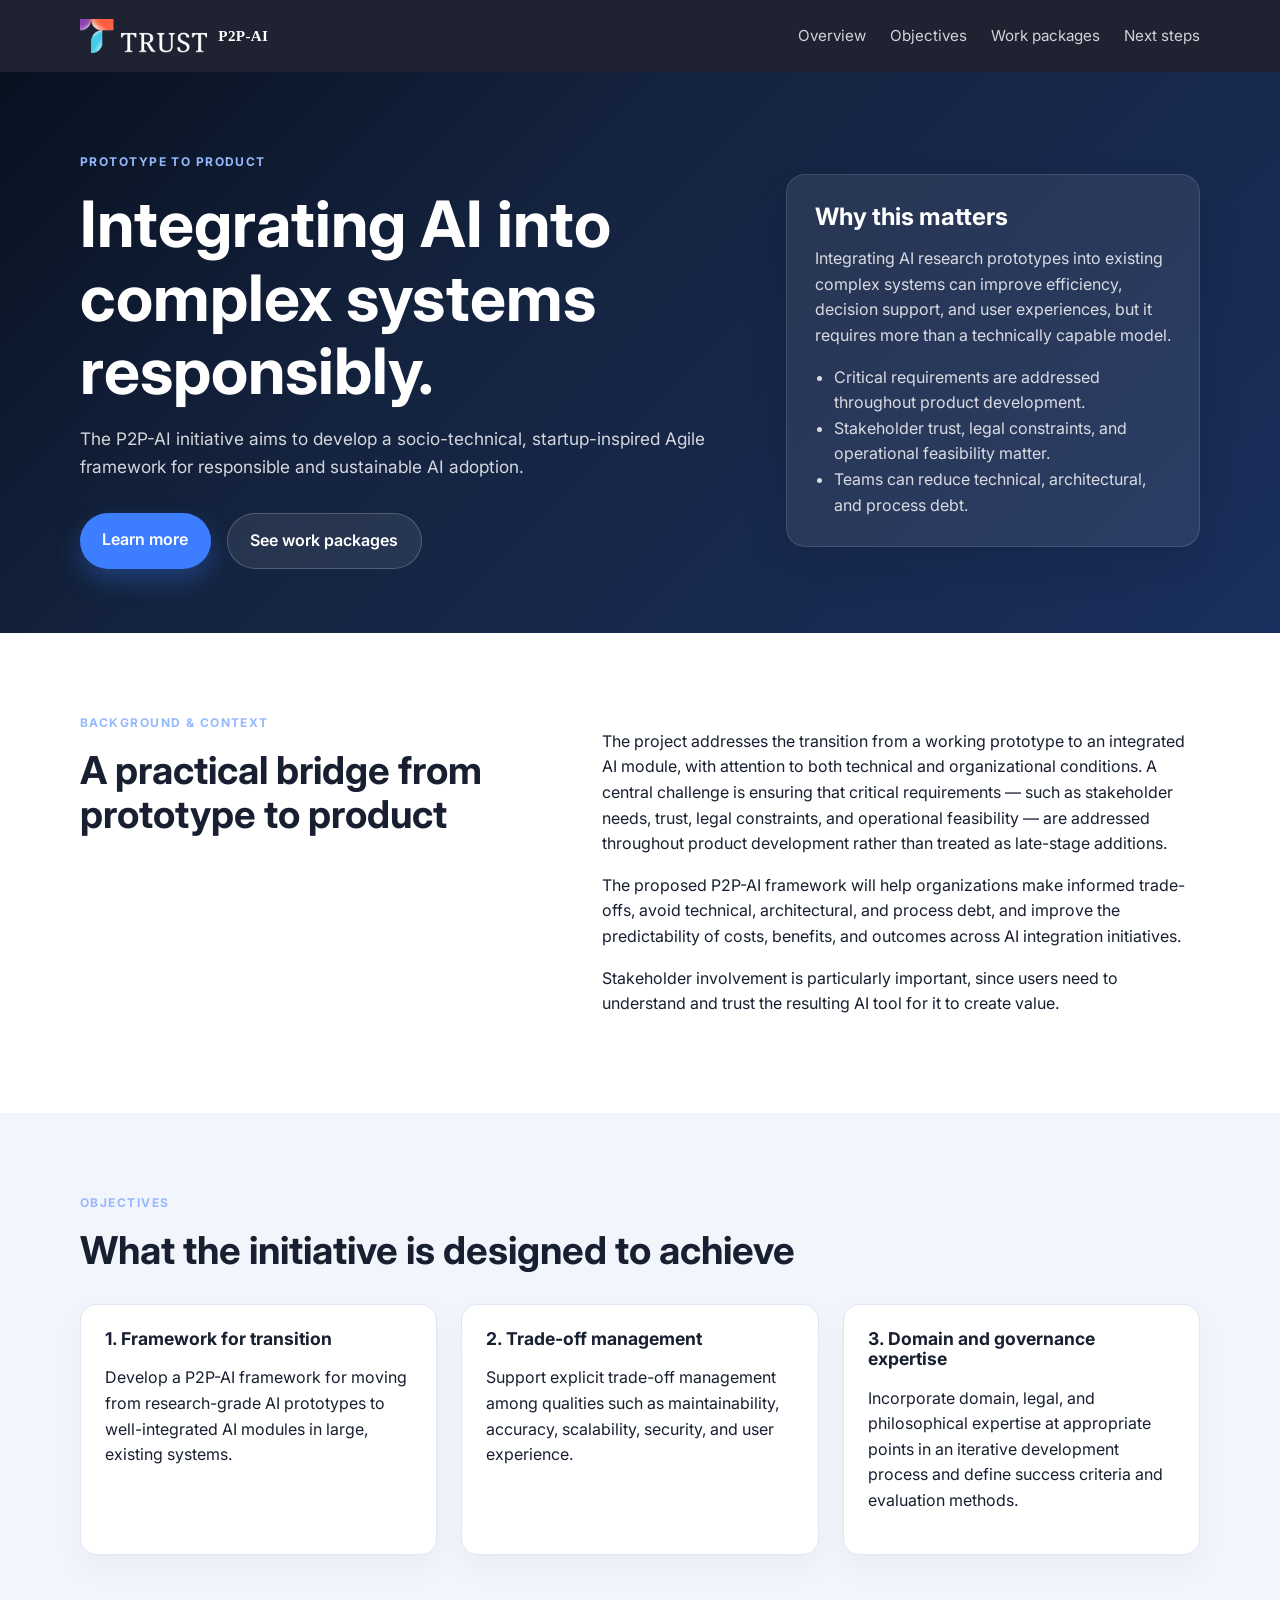
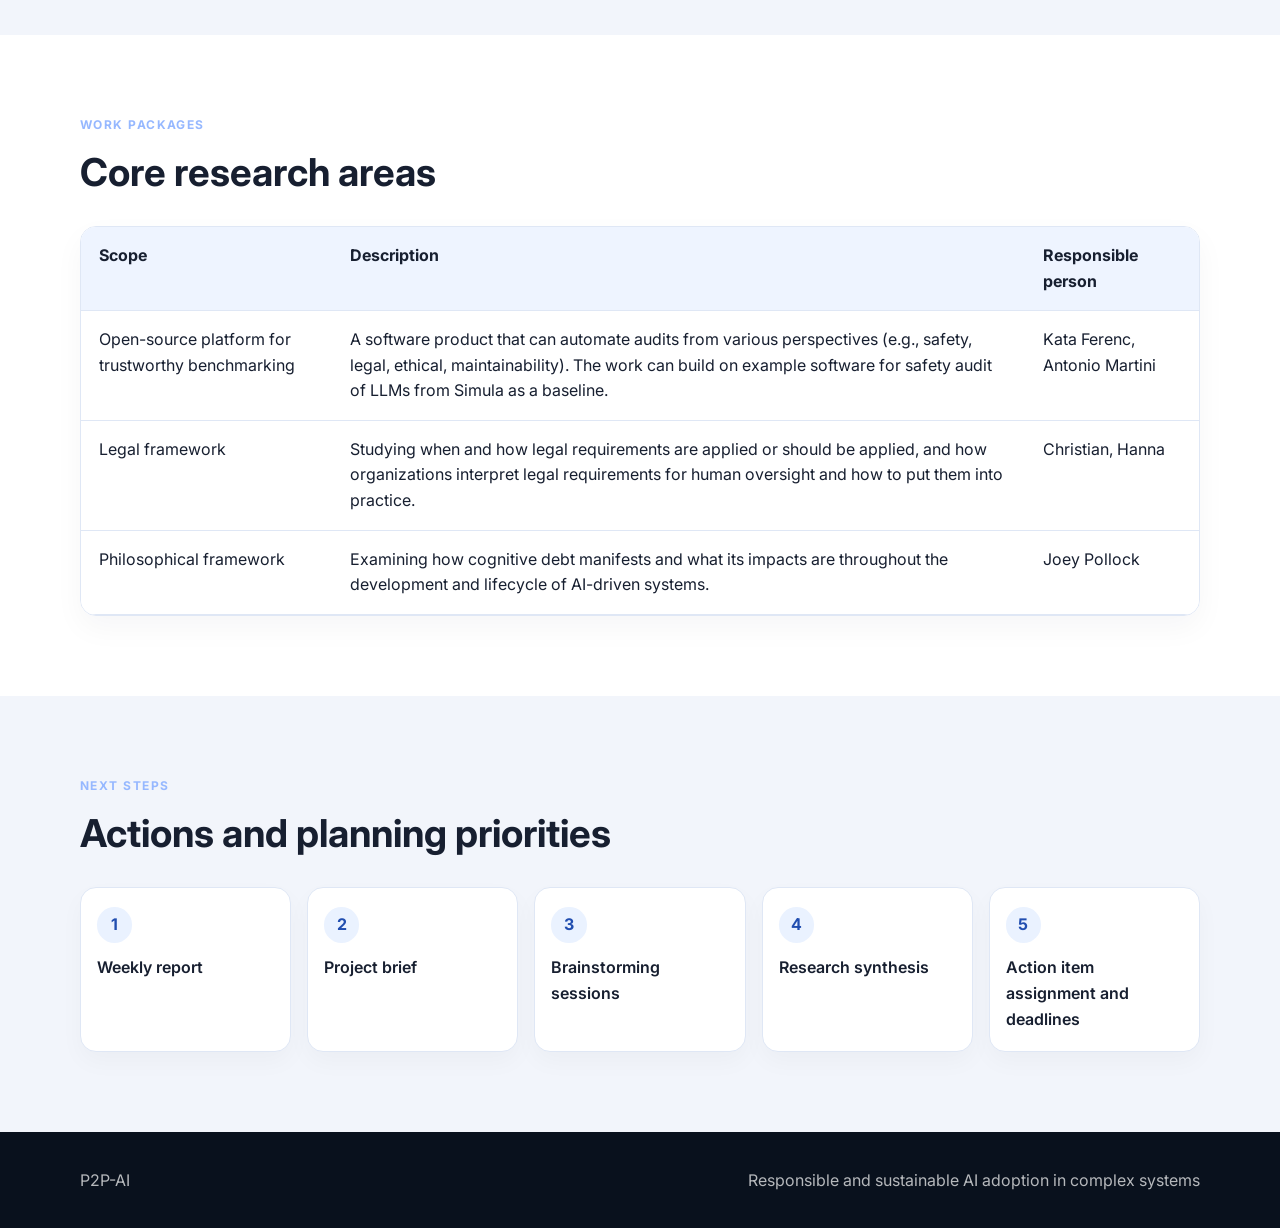
<file: docs/index.html>
<!DOCTYPE html>
<html lang="en">
  <head>
    <meta charset="UTF-8" />
    <meta name="viewport" content="width=device-width, initial-scale=1.0" />
    <title>P2P-AI | Prototype to Product</title>
    <meta
      name="description"
      content="P2P-AI is a socio-technical, startup-inspired Agile framework for responsible and sustainable AI adoption in complex systems."
    />
    <link rel="preconnect" href="https://fonts.googleapis.com" />
    <link rel="preconnect" href="https://fonts.gstatic.com" crossorigin />
    <link
      href="https://fonts.googleapis.com/css2?family=Inter:wght@400;500;600;700;800&display=swap"
      rel="stylesheet"
    />
    <link rel="stylesheet" href="styles.css" />
  </head>
  <body>
    <header class="site-header">
      <nav class="container nav">
        <a class="brand-link" href="https://www.trust-aicentre.no/english/research/research-projects/project-descriptions/p2p-ai.html" target="_blank" rel="noopener noreferrer">
          <span class="brand-mark" aria-label="Trust AI Centre logo">
            <img src="trustlogo.png" alt="Trust AI Centre logo" />
          </span>
          <span class="brand">P2P-AI</span>
        </a>
        <div class="nav-links">
          <a href="#overview">Overview</a>
          <a href="#objectives">Objectives</a>
          <a href="#work-packages">Work packages</a>
          <a href="#next-steps">Next steps</a>
        </div>
      </nav>
    </header>

    <main>
      <section class="hero">
        <div class="container hero-inner">
          <div class="hero-copy">
            <p class="eyebrow">Prototype to Product</p>
            <h1>Integrating AI into complex systems responsibly.</h1>
            <p class="lede">
              The P2P-AI initiative aims to develop a socio-technical, startup-inspired
              Agile framework for responsible and sustainable AI adoption.
            </p>
            <div class="hero-actions">
              <a class="button primary" href="#overview">Learn more</a>
              <a class="button secondary" href="#work-packages">See work packages</a>
            </div>
          </div>
          <div class="hero-card">
            <h2>Why this matters</h2>
            <p>
              Integrating AI research prototypes into existing complex systems can improve
              efficiency, decision support, and user experiences, but it requires more than
              a technically capable model.
            </p>
            <ul>
              <li>Critical requirements are addressed throughout product development.</li>
              <li>Stakeholder trust, legal constraints, and operational feasibility matter.</li>
              <li>Teams can reduce technical, architectural, and process debt.</li>
            </ul>
          </div>
        </div>
      </section>

      <section id="overview" class="section">
        <div class="container two-col">
          <div>
            <p class="section-tag">Background &amp; context</p>
            <h2>A practical bridge from prototype to product</h2>
          </div>
          <div>
            <p>
              The project addresses the transition from a working prototype to an integrated
              AI module, with attention to both technical and organizational conditions.
              A central challenge is ensuring that critical requirements — such as stakeholder
              needs, trust, legal constraints, and operational feasibility — are addressed
              throughout product development rather than treated as late-stage additions.
            </p>
            <p>
              The proposed P2P-AI framework will help organizations make informed trade-offs,
              avoid technical, architectural, and process debt, and improve the predictability
              of costs, benefits, and outcomes across AI integration initiatives.
            </p>
            <p>
              Stakeholder involvement is particularly important, since users need to understand
              and trust the resulting AI tool for it to create value.
            </p>
          </div>
        </div>
      </section>

      <section id="objectives" class="section alt">
        <div class="container">
          <p class="section-tag">Objectives</p>
          <h2>What the initiative is designed to achieve</h2>
          <div class="card-grid">
            <article class="info-card">
              <h3>1. Framework for transition</h3>
              <p>
                Develop a P2P-AI framework for moving from research-grade AI prototypes to
                well-integrated AI modules in large, existing systems.
              </p>
            </article>
            <article class="info-card">
              <h3>2. Trade-off management</h3>
              <p>
                Support explicit trade-off management among qualities such as maintainability,
                accuracy, scalability, security, and user experience.
              </p>
            </article>
            <article class="info-card">
              <h3>3. Domain and governance expertise</h3>
              <p>
                Incorporate domain, legal, and philosophical expertise at appropriate points in
                an iterative development process and define success criteria and evaluation methods.
              </p>
            </article>
          </div>
        </div>
      </section>

      <section id="work-packages" class="section">
        <div class="container">
          <p class="section-tag">Work packages</p>
          <h2>Core research areas</h2>

          <div class="table-wrap">
            <table>
              <thead>
                <tr>
                  <th>Scope</th>
                  <th>Description</th>
                  <th>Responsible person</th>
                </tr>
              </thead>
              <tbody>
                <tr>
                  <td>Open-source platform for trustworthy benchmarking</td>
                  <td>
                    A software product that can automate audits from various perspectives
                    (e.g., safety, legal, ethical, maintainability). The work can build on
                    example software for safety audit of LLMs from Simula as a baseline.
                  </td>
                  <td>Kata Ferenc, Antonio Martini</td>
                </tr>
                <tr>
                  <td>Legal framework</td>
                  <td>
                    Studying when and how legal requirements are applied or should be applied,
                    and how organizations interpret legal requirements for human oversight and
                    how to put them into practice.
                  </td>
                  <td>Christian, Hanna</td>
                </tr>
                <tr>
                  <td>Philosophical framework</td>
                  <td>
                    Examining how cognitive debt manifests and what its impacts are throughout the
                    development and lifecycle of AI-driven systems.
                  </td>
                  <td>Joey Pollock</td>
                </tr>
              </tbody>
            </table>
          </div>
        </div>
      </section>

      <section id="next-steps" class="section alt">
        <div class="container">
          <p class="section-tag">Next steps</p>
          <h2>Actions and planning priorities</h2>
          <div class="steps">
            <div class="step">
              <span>1</span>
              <p><a href="weekly-report.html">Weekly report</a></p>
            </div>
            <div class="step">
              <span>2</span>
              <p><a href="project-brief.html">Project brief</a></p>
            </div>
            <div class="step">
              <span>3</span>
              <p><a href="brainstorming-sessions.html">Brainstorming sessions</a></p>
            </div>
            <div class="step">
              <span>4</span>
              <p><a href="research-synthesis.html">Research synthesis</a></p>
            </div>
            <div class="step">
              <span>5</span>
              <p><a href="action-items.html">Action item assignment and deadlines</a></p>
            </div>
          </div>

        </div>
      </section>
    </main>

    <footer class="site-footer">
      <div class="container footer-inner">
        <p>P2P-AI</p>
        <p>Responsible and sustainable AI adoption in complex systems</p>
      </div>
    </footer>
  </body>
</html>
</file>
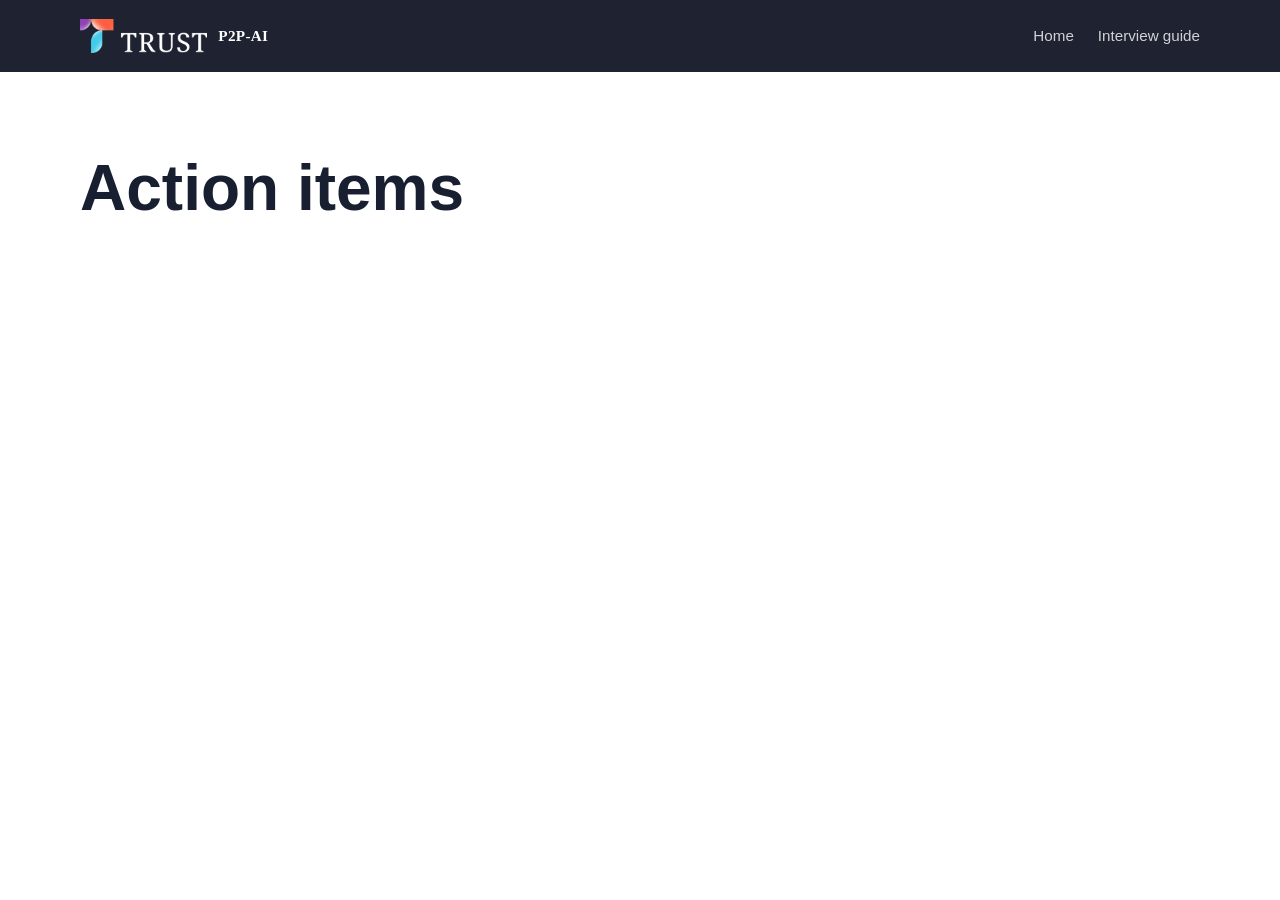
<file: docs/action-items.html>
<!DOCTYPE html>
<html lang="en">
  <head>
    <meta charset="UTF-8" />
    <meta name="viewport" content="width=device-width, initial-scale=1.0" />
    <title>Action items | P2P-AI</title>
    <link rel="stylesheet" href="styles.css" />
  </head>
  <body>
    <header class="site-header">
      <nav class="container nav">
        <a class="brand-link" href="https://www.trust-aicentre.no/english/research/research-projects/project-descriptions/p2p-ai.html" target="_blank" rel="noopener noreferrer">
          <span class="brand-mark" aria-label="Trust AI Centre logo">
            <img src="trustlogo.png" alt="Trust AI Centre logo" />
          </span>
          <span class="brand">P2P-AI</span>
        </a>
        <div class="nav-links">
          <a href="index.html">Home</a>
          <a href="interview-guide.html">Interview guide</a>
        </div>
      </nav>
    </header>

    <main class="section">
      <div class="container">
        <h1>Action items</h1>
      </div>
    </main>
  </body>
</html>
</file>
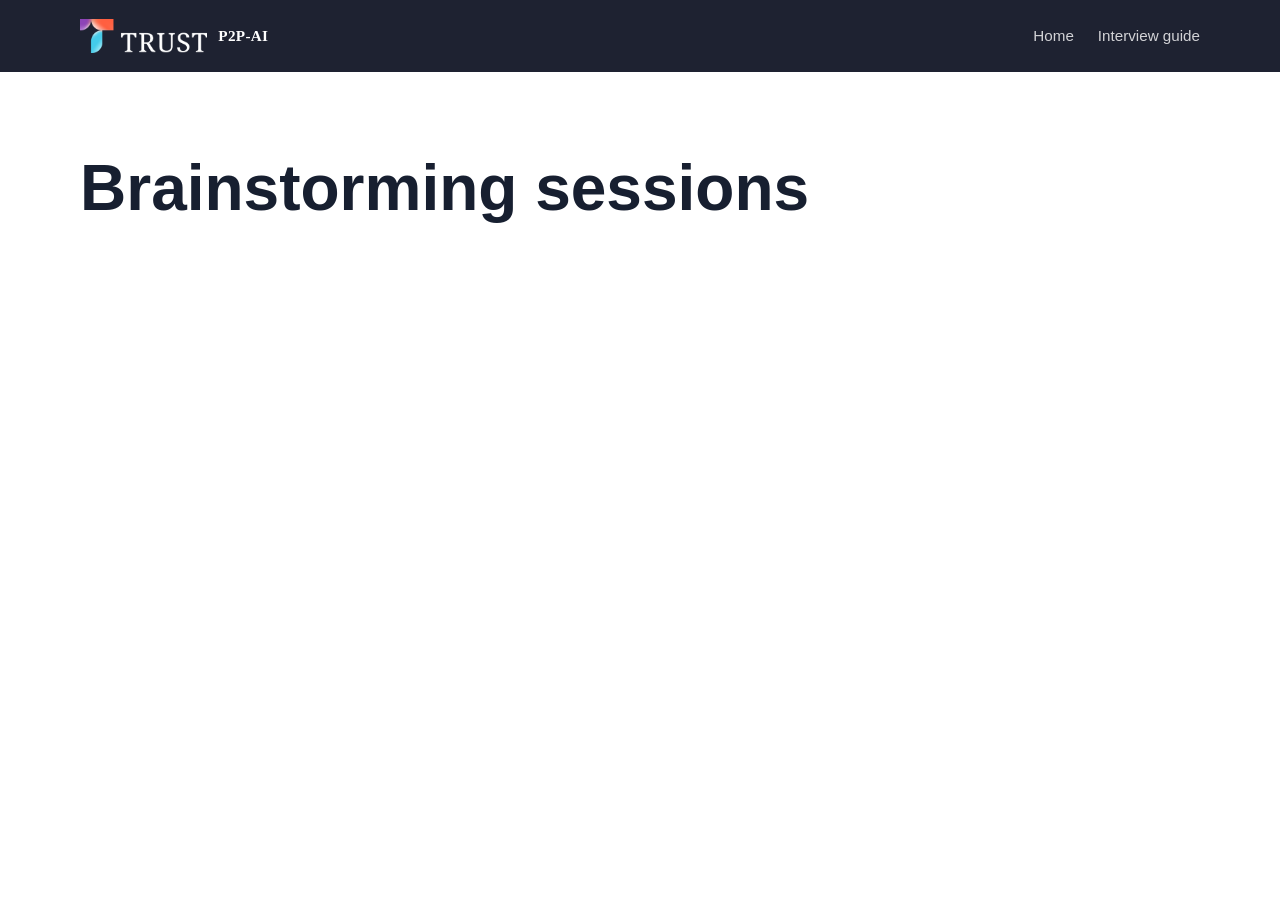
<file: docs/brainstorming-sessions.html>
<!DOCTYPE html>
<html lang="en">
  <head>
    <meta charset="UTF-8" />
    <meta name="viewport" content="width=device-width, initial-scale=1.0" />
    <title>Brainstorming sessions | P2P-AI</title>
    <link rel="stylesheet" href="styles.css" />
  </head>
  <body>
    <header class="site-header">
      <nav class="container nav">
        <a class="brand-link" href="https://www.trust-aicentre.no/english/research/research-projects/project-descriptions/p2p-ai.html" target="_blank" rel="noopener noreferrer">
          <span class="brand-mark" aria-label="Trust AI Centre logo">
            <img src="trustlogo.png" alt="Trust AI Centre logo" />
          </span>
          <span class="brand">P2P-AI</span>
        </a>
        <div class="nav-links">
          <a href="index.html">Home</a>
          <a href="interview-guide.html">Interview guide</a>
        </div>
      </nav>
    </header>

    <main class="section">
      <div class="container">
        <h1>Brainstorming sessions</h1>
      </div>
    </main>
  </body>
</html>
</file>
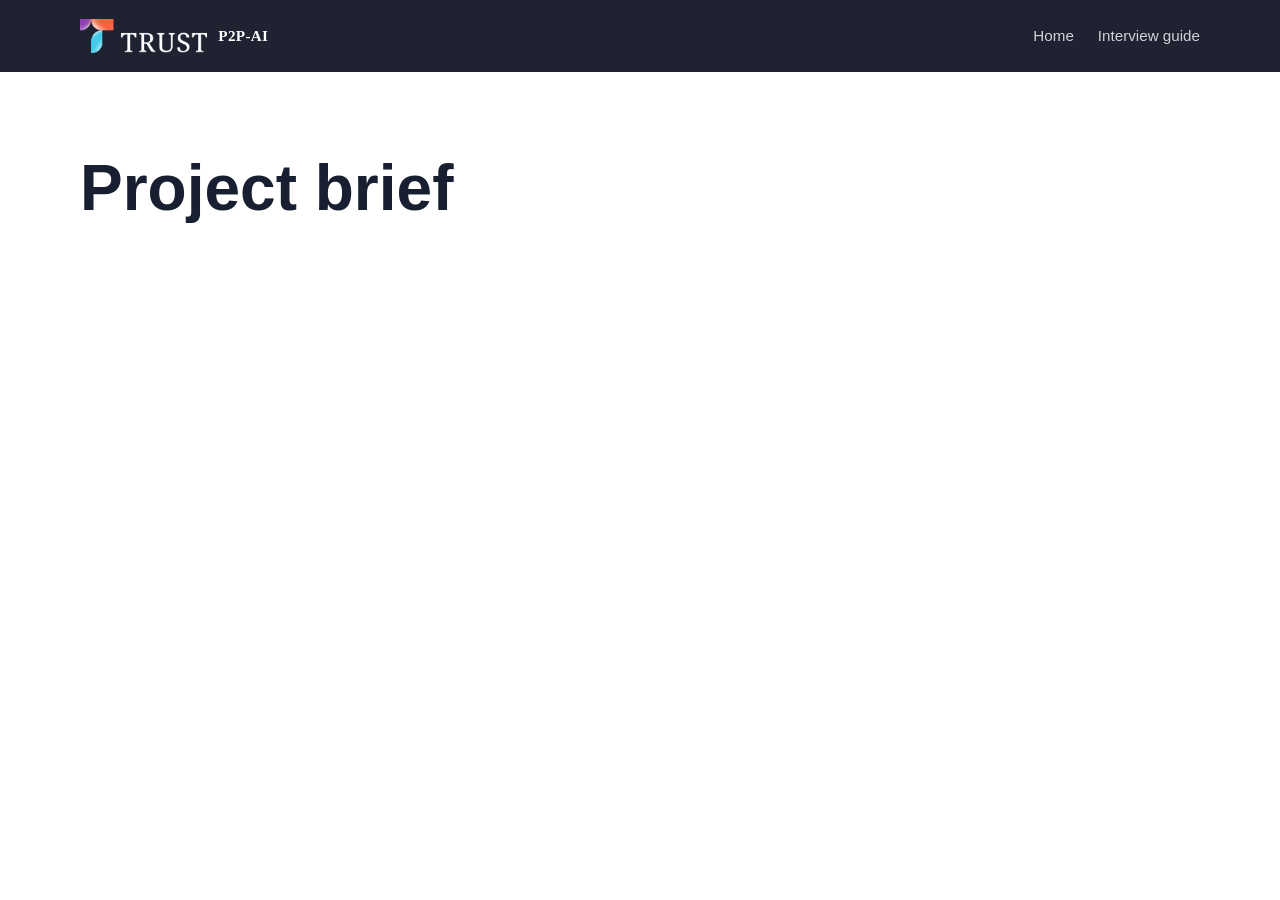
<file: docs/project-brief.html>
<!DOCTYPE html>
<html lang="en">
  <head>
    <meta charset="UTF-8" />
    <meta name="viewport" content="width=device-width, initial-scale=1.0" />
    <title>Project brief | P2P-AI</title>
    <link rel="stylesheet" href="styles.css" />
  </head>
  <body>
    <header class="site-header">
      <nav class="container nav">
        <a class="brand-link" href="https://www.trust-aicentre.no/english/research/research-projects/project-descriptions/p2p-ai.html" target="_blank" rel="noopener noreferrer">
          <span class="brand-mark" aria-label="Trust AI Centre logo">
            <img src="trustlogo.png" alt="Trust AI Centre logo" />
          </span>
          <span class="brand">P2P-AI</span>
        </a>
        <div class="nav-links">
          <a href="index.html">Home</a>
          <a href="interview-guide.html">Interview guide</a>
        </div>
      </nav>
    </header>

    <main class="section">
      <div class="container">
        <h1>Project brief</h1>
      </div>
    </main>
  </body>
</html>
</file>
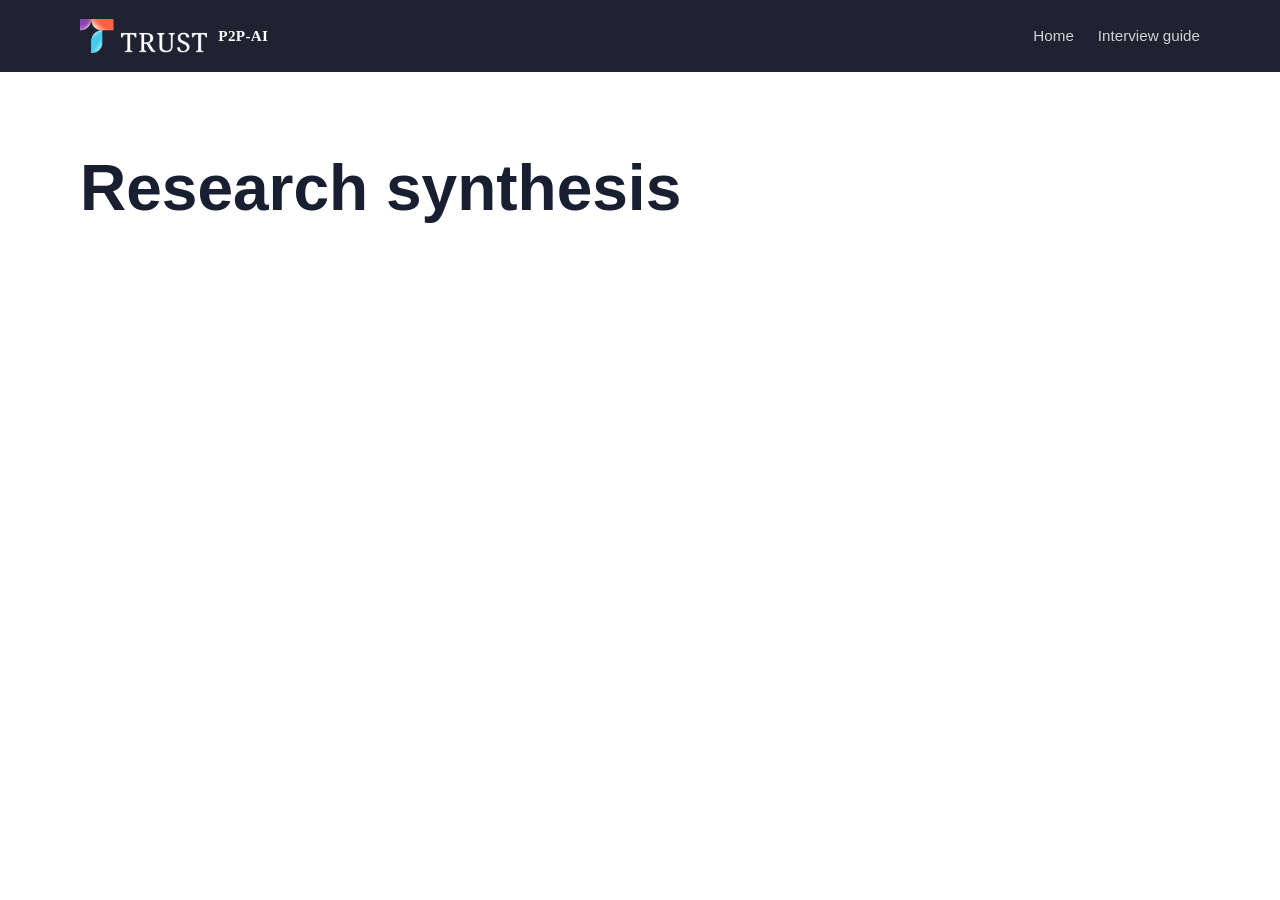
<file: docs/research-synthesis.html>
<!DOCTYPE html>
<html lang="en">
  <head>
    <meta charset="UTF-8" />
    <meta name="viewport" content="width=device-width, initial-scale=1.0" />
    <title>Research synthesis | P2P-AI</title>
    <link rel="stylesheet" href="styles.css" />
  </head>
  <body>
    <header class="site-header">
      <nav class="container nav">
        <a class="brand-link" href="https://www.trust-aicentre.no/english/research/research-projects/project-descriptions/p2p-ai.html" target="_blank" rel="noopener noreferrer">
          <span class="brand-mark" aria-label="Trust AI Centre logo">
            <img src="trustlogo.png" alt="Trust AI Centre logo" />
          </span>
          <span class="brand">P2P-AI</span>
        </a>
        <div class="nav-links">
          <a href="index.html">Home</a>
          <a href="interview-guide.html">Interview guide</a>
        </div>
      </nav>
    </header>

    <main class="section">
      <div class="container">
        <h1>Research synthesis</h1>
      </div>
    </main>
  </body>
</html>
</file>
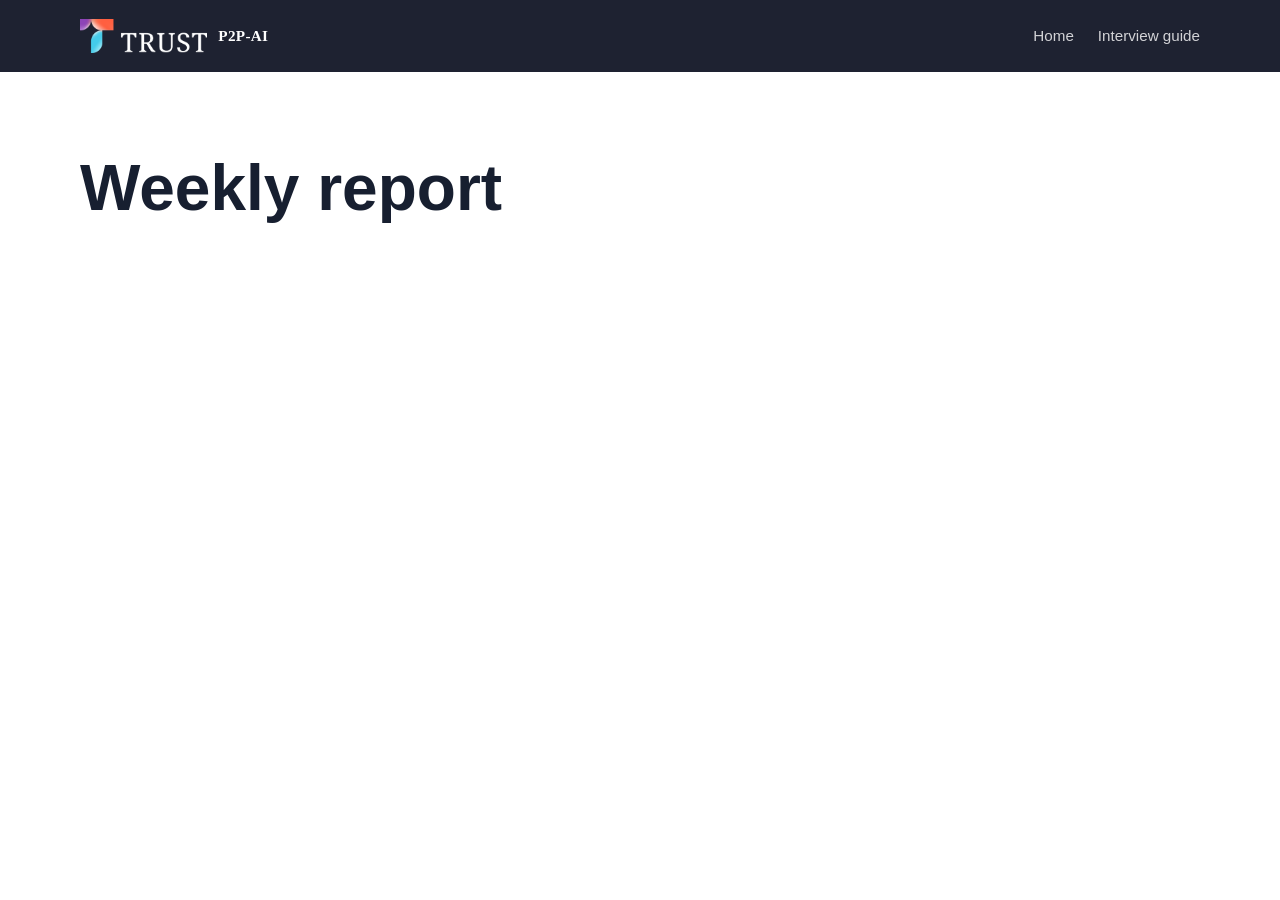
<file: docs/weekly-report.html>
<!DOCTYPE html>
<html lang="en">
  <head>
    <meta charset="UTF-8" />
    <meta name="viewport" content="width=device-width, initial-scale=1.0" />
    <title>Weekly report | P2P-AI</title>
    <link rel="stylesheet" href="styles.css" />
  </head>
  <body>
    <header class="site-header">
      <nav class="container nav">
        <a class="brand-link" href="https://www.trust-aicentre.no/english/research/research-projects/project-descriptions/p2p-ai.html" target="_blank" rel="noopener noreferrer">
          <span class="brand-mark" aria-label="Trust AI Centre logo">
            <img src="trustlogo.png" alt="Trust AI Centre logo" />
          </span>
          <span class="brand">P2P-AI</span>
        </a>
        <div class="nav-links">
          <a href="index.html">Home</a>
          <a href="interview-guide.html">Interview guide</a>
        </div>
      </nav>
    </header>

    <main class="section">
      <div class="container">
        <h1>Weekly report</h1>
      </div>
    </main>
  </body>
</html>
</file>
<file: docs/styles.css>
:root {
  --bg: #0b1020;
  --panel: #121a2c;
  --panel-soft: #f2f5fb;
  --card: #ffffff;
  --primary: #3d7dff;
  --primary-dark: #214eb0;
  --text: #171f30;
  --muted: #55627d;
  --line: #dfe7f5;
  --accent: #eaf2ff;
  --shadow: 0 20px 40px rgba(11, 16, 32, 0.12);
}

* { box-sizing: border-box; }

html {
  scroll-behavior: smooth;
}

body {
  margin: 0;
  font-family: "Inter", "Segoe UI", sans-serif;
  background: #fff;
  color: var(--text);
  line-height: 1.6;
}

img {
  max-width: 100%;
  display: block;
}

.container {
  width: min(1120px, calc(100% - 2rem));
  margin: 0 auto;
}

.site-header {
  background: rgba(11, 16, 32, 0.92);
  position: sticky;
  top: 0;
  z-index: 20;
  backdrop-filter: blur(10px);
}

.nav {
  display: flex;
  align-items: center;
  justify-content: space-between;
  min-height: 72px;
}

.brand-link {
  display: inline-flex;
  align-items: center;
  gap: 0.7rem;
  color: #fff;
  text-decoration: none;
  font-family: Georgia, "Times New Roman", serif;
  font-weight: 700;
  letter-spacing: 0.02em;
  text-transform: uppercase;
}

.brand-mark {
  display: inline-flex;
  align-items: center;
  justify-content: center;
  height: 2.1rem;
  aspect-ratio: 2907 / 768;
  flex-shrink: 0;
}

.brand-mark img {
  width: 100%;
  height: 100%;
  object-fit: contain;
  display: block;
}

.brand {
  color: #fff;
}

.nav-links {
  display: flex;
  gap: 1.5rem;
  flex-wrap: wrap;
}

.nav a {
  color: rgba(255,255,255,0.8);
  text-decoration: none;
  font-size: 0.95rem;
}

.nav a:hover {
  color: #fff;
}

.hero {
  background: linear-gradient(135deg, #081120 0%, #14233f 38%, #1a2f5d 100%);
  color: #fff;
  padding: 5rem 0 4rem;
}

.hero-inner {
  display: grid;
  grid-template-columns: 1.3fr 0.8fr;
  gap: 2rem;
  align-items: center;
}

.eyebrow,
.section-tag {
  margin: 0 0 1rem;
  color: #96b8ff;
  text-transform: uppercase;
  letter-spacing: 0.12em;
  font-size: 0.75rem;
  font-weight: 700;
}

h1, h2, h3 {
  margin-top: 0;
  line-height: 1.15;
}

h1 {
  font-size: clamp(2.2rem, 5vw, 4.4rem);
  margin-bottom: 1rem;
}

h2 {
  font-size: clamp(1.8rem, 3vw, 2.8rem);
  margin-bottom: 1rem;
}

.lede {
  font-size: 1.08rem;
  color: rgba(255,255,255,0.82);
  max-width: 60ch;
}

.hero-actions {
  display: flex;
  flex-wrap: wrap;
  gap: 1rem;
  margin-top: 2rem;
}

.button {
  display: inline-block;
  text-decoration: none;
  padding: 0.9rem 1.4rem;
  border-radius: 999px;
  font-weight: 600;
  transition: transform 0.2s ease, box-shadow 0.2s ease;
}

.button:hover {
  transform: translateY(-1px);
}

.button.primary {
  background: var(--primary);
  color: #fff;
  box-shadow: 0 12px 26px rgba(61, 125, 255, 0.3);
}

.button.secondary {
  background: rgba(255,255,255,0.08);
  border: 1px solid rgba(255,255,255,0.2);
  color: #fff;
}

.hero-card {
  background: rgba(255,255,255,0.08);
  border: 1px solid rgba(255,255,255,0.12);
  border-radius: 1.2rem;
  padding: 1.75rem;
  box-shadow: var(--shadow);
}

.hero-card h2 {
  font-size: 1.5rem;
  margin-bottom: 0.75rem;
}

.hero-card p,
.hero-card li {
  color: rgba(255,255,255,0.82);
}

.hero-card ul {
  margin: 1rem 0 0;
  padding-left: 1.2rem;
}

.section {
  padding: 5rem 0;
}

.alt {
  background: var(--panel-soft);
}

.two-col {
  display: grid;
  grid-template-columns: 0.9fr 1.1fr;
  gap: 2rem;
  align-items: start;
}

.card-grid {
  margin-top: 2rem;
  display: grid;
  grid-template-columns: repeat(3, minmax(0, 1fr));
  gap: 1.5rem;
}

.info-card {
  background: var(--card);
  border: 1px solid var(--line);
  border-radius: 1rem;
  padding: 1.5rem;
  box-shadow: 0 12px 30px rgba(17, 24, 39, 0.04);
}

.info-card h3 {
  font-size: 1.1rem;
  margin-bottom: 0.6rem;
}

.table-wrap {
  overflow-x: auto;
  margin-top: 2rem;
  border: 1px solid var(--line);
  border-radius: 1rem;
  box-shadow: 0 12px 30px rgba(17, 24, 39, 0.04);
}

table {
  width: 100%;
  border-collapse: collapse;
  background: #fff;
}

th,
td {
  text-align: left;
  padding: 1rem 1.1rem;
  border-bottom: 1px solid var(--line);
  vertical-align: top;
}

th {
  background: #eef4ff;
  color: var(--text);
  font-weight: 700;
}

.steps {
  display: grid;
  grid-template-columns: repeat(5, minmax(0, 1fr));
  gap: 1rem;
  margin-top: 2rem;
}

.step {
  background: #fff;
  border: 1px solid var(--line);
  border-radius: 1rem;
  padding: 1.2rem 1rem;
  box-shadow: 0 10px 24px rgba(17, 24, 39, 0.03);
}

.step span {
  display: inline-flex;
  align-items: center;
  justify-content: center;
  width: 2.2rem;
  height: 2.2rem;
  border-radius: 50%;
  background: var(--accent);
  color: var(--primary-dark);
  font-weight: 700;
  margin-bottom: 0.8rem;
}

.step p {
  margin: 0;
  font-weight: 600;
}

.step a {
  color: var(--text);
  text-decoration: none;
}

.step a:hover {
  color: var(--primary-dark);
}

.questions-box {
  background: linear-gradient(180deg, #fff 0%, #f5f8ff 100%);
  border: 1px solid var(--line);
  border-radius: 1rem;
  padding: 1.5rem;
  margin-top: 2rem;
}

.large-box {
  margin-top: 2rem;
}

.questions-box ul {
  margin: 0;
  padding-left: 1.2rem;
}

.guide-card {
  margin-top: 2rem;
}

.guide-card ul {
  margin: 0;
  padding-left: 1.2rem;
}

.site-footer {
  background: #09111d;
  color: rgba(255,255,255,0.7);
  padding: 1.2rem 0;
}

.footer-inner {
  display: flex;
  justify-content: space-between;
  gap: 1rem;
  flex-wrap: wrap;
}

@media (max-width: 900px) {
  .hero-inner,
  .two-col,
  .card-grid,
  .steps {
    grid-template-columns: 1fr;
  }

  .nav {
    flex-direction: column;
    justify-content: center;
    padding: 1rem 0;
  }

  .nav-links {
    justify-content: center;
  }
}
</file>
